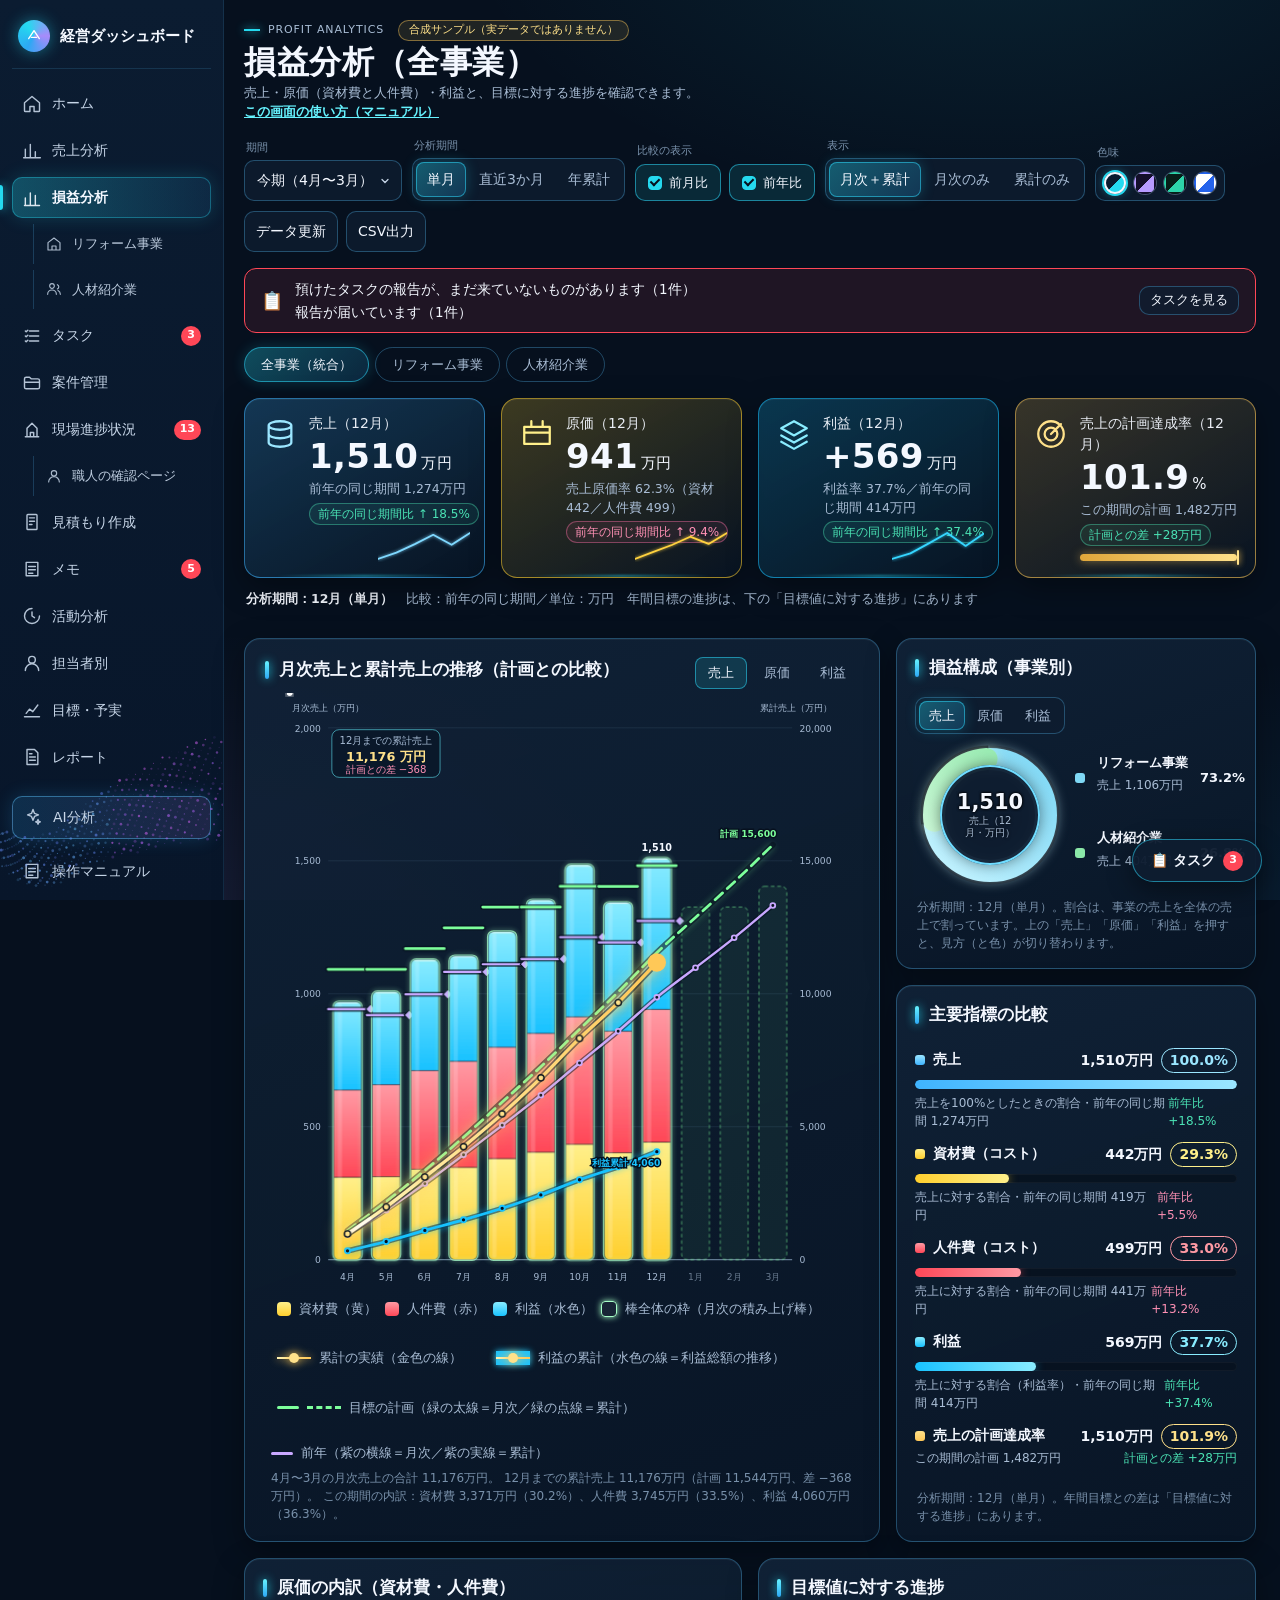
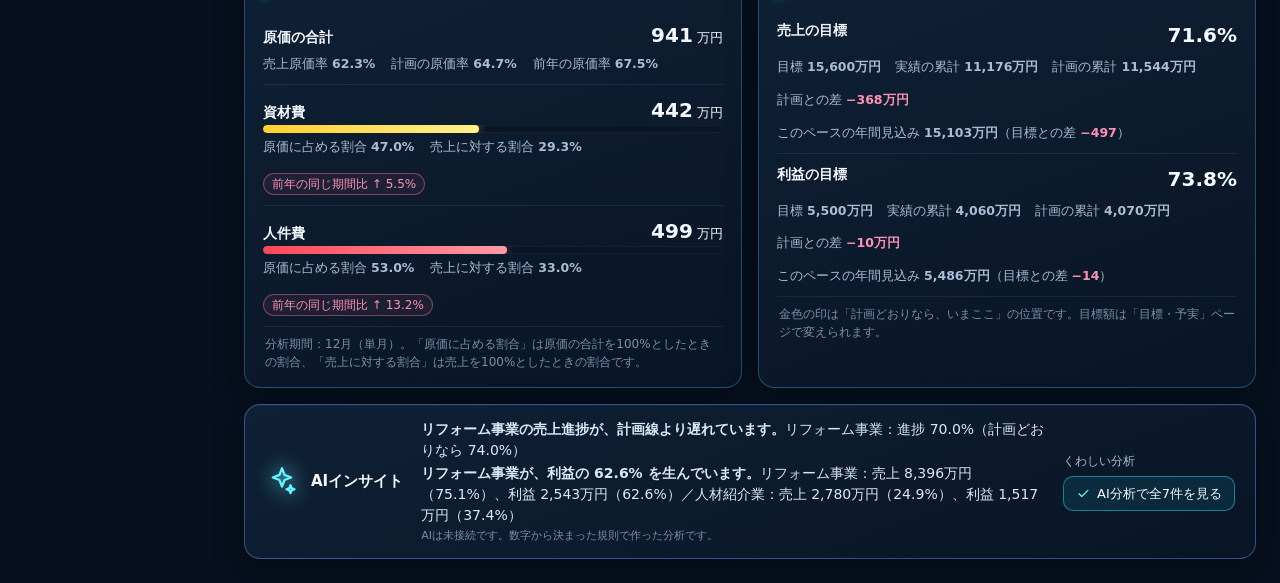
<file: index.html>
<!doctype html>
<html lang="ja">
<head>
<meta charset="utf-8">
<meta name="viewport" content="width=device-width,initial-scale=1">
<title>経営ダッシュボード｜損益分析</title>
<link rel="stylesheet" href="style.css">
</head>
<body>
<a class="skip" href="#main">本文へ移る</a>
<div class="app">
  <nav class="rail" aria-label="メニュー" id="rail"></nav>
  <main id="main" tabindex="-1">
    <header class="head" id="head"></header>
    <div id="taskBanner"></div>
    <div id="err" hidden></div>
    <div id="page"></div>
  </main>
</div>
<div id="dock"></div>
<noscript><p style="padding:24px">このページは JavaScript を使います。ブラウザの設定で JavaScript を有効にしてください。</p></noscript>
<script type="module" src="app.js"></script>
</body>
</html>
</file>
<file: style.css>
:root{
  --background:#06101e;--sidebar:#0a1a2e;--surface:#0e1d30;--surface-elevated:#12243a;
  --accent-rgb:37,217,239;--line-rgb:82,177,232;--panel-rgb:14,29,48;--deep-rgb:7,18,32;--card-a-rgb:18,36,58;--card-b-rgb:9,22,38;
  --rail-top:#0b1c31;--rail-bot:#08162a;--haze1:rgba(37,217,239,.10);--haze2:rgba(167,139,250,.12);--haze3:rgba(45,168,244,.08);
  --border:rgba(82,177,232,.35);--border-glow:rgba(45,212,245,.55);
  --text-primary:#f4f8ff;--text-secondary:#a9bdd5;--text-muted:#7890aa;--ink-nav:#c7d6e8;--ink-soft:#dbe7f5;
  --cyan:#25d9ef;--cyan-light:#66f3ff;--blue:#2da8f4;--emerald:#2dd4bf;
  --pink:#f26a9d;--pink-light:#ff91b5;--gold:#ffc857;--gold-light:#ffe18a;--gold-text:#ffe18a;--violet:#a78bfa;
  --up:#4be3b5;--up-rgb:75,227,181;--down:#ff91b5;--down-rgb:242,106,157;
  --axis:#a9bdd5;--grid:rgba(120,160,200,.14);--zero:rgba(170,200,230,.55);--bubble-bg:rgba(10,24,42,.93);--label:#f4f8ff;--track:rgba(150,170,200,.14);--shadow-rgb:0,0,0;
  --radius-card:16px;--radius-control:10px;
  color-scheme:dark;
}
/* 色味（4種類）：ネイビー（既定）／バイオレット／フォレスト／ライト */
:root[data-theme="violet"]{--background:#0d0a1f;--sidebar:#140f2b;--accent-rgb:183,155,255;--line-rgb:150,120,230;--panel-rgb:28,19,56;--deep-rgb:14,9,32;--card-a-rgb:40,27,78;--card-b-rgb:22,15,46;
  --rail-top:#18113a;--rail-bot:#0e0a25;--haze1:rgba(183,155,255,.14);--haze2:rgba(242,106,157,.10);--haze3:rgba(139,123,255,.10);--border:rgba(150,120,230,.38);--border-glow:rgba(196,168,255,.6);
  --cyan:#b79bff;--cyan-light:#d6c4ff;--blue:#8b7bff;--text-secondary:#bdb3dd;--text-muted:#8a80b0;--ink-nav:#d4cbf0;--ink-soft:#e6e0f7;--axis:#bdb3dd;--grid:rgba(160,140,220,.16);--zero:rgba(200,185,240,.55);--bubble-bg:rgba(20,14,44,.94)}
:root[data-theme="forest"]{--background:#04130f;--sidebar:#071f19;--accent-rgb:45,212,170;--line-rgb:70,190,150;--panel-rgb:8,36,29;--deep-rgb:3,16,13;--card-a-rgb:12,50,41;--card-b-rgb:6,28,23;
  --rail-top:#08261e;--rail-bot:#04120d;--haze1:rgba(45,212,170,.13);--haze2:rgba(255,200,87,.08);--haze3:rgba(120,230,120,.08);--border:rgba(70,190,150,.38);--border-glow:rgba(90,235,190,.55);
  --cyan:#2dd4aa;--cyan-light:#7bf0cf;--blue:#34c0a0;--text-secondary:#a8c9bd;--text-muted:#76988b;--ink-nav:#c5e0d6;--ink-soft:#dcefe8;--axis:#a8c9bd;--grid:rgba(110,190,160,.16);--zero:rgba(170,225,205,.55);--bubble-bg:rgba(6,30,24,.94)}
:root[data-theme="light"]{color-scheme:light;--background:#eef2f9;--sidebar:#ffffff;--accent-rgb:37,99,235;--line-rgb:100,130,185;--panel-rgb:255,255,255;--deep-rgb:222,229,242;--card-a-rgb:255,255,255;--card-b-rgb:244,248,255;
  --rail-top:#ffffff;--rail-bot:#eaf0fa;--haze1:rgba(37,99,235,.07);--haze2:rgba(167,139,250,.07);--haze3:rgba(45,168,244,.05);--border:rgba(90,120,175,.35);--border-glow:rgba(37,99,235,.55);
  --text-primary:#14233b;--text-secondary:#44566f;--text-muted:#6a7b93;--ink-nav:#34475f;--ink-soft:#22344d;
  --cyan:#1f6feb;--cyan-light:#2563eb;--blue:#2563eb;--emerald:#0e9f84;--pink:#d6336c;--pink-light:#c2255c;--gold:#d99200;--gold-light:#b87800;--gold-text:#8a5a00;--violet:#6d4fd8;
  --up:#0e8f63;--up-rgb:14,143,99;--down:#c2255c;--down-rgb:194,37,92;
  --axis:#44566f;--grid:rgba(60,90,140,.15);--zero:rgba(40,70,120,.5);--bubble-bg:rgba(255,255,255,.96);--label:#14233b;--track:rgba(60,90,140,.14);--shadow-rgb:30,55,100}
*{box-sizing:border-box}
html,body{margin:0;height:100%}
body{background:var(--background);color:var(--text-primary);font-family:"Hiragino Sans","Hiragino Kaku Gothic ProN","Noto Sans JP","Yu Gothic",system-ui,sans-serif;font-size:14px;line-height:1.5;
  background-image:radial-gradient(900px 500px at 78% -10%,var(--haze1),transparent 60%),radial-gradient(800px 600px at 15% 110%,var(--haze2),transparent 60%),radial-gradient(700px 400px at 100% 100%,var(--haze3),transparent 60%);
  background-attachment:fixed}
a{color:inherit;text-decoration:none}
.skip{position:absolute;left:8px;top:-80px;z-index:60;background:#fff;color:#06101e;padding:8px 14px;border:2px solid var(--cyan);border-radius:10px;font-weight:700}.skip:focus{top:8px}
:focus-visible{outline:2px solid var(--cyan-light);outline-offset:2px}
.app{display:grid;grid-template-columns:200px 1fr;min-height:100vh}

/* サイドバー（業務画面の作法：今いる画面に印・名前の案内・スマホ幅は下の帯） */
.rail{position:sticky;top:0;height:100vh;background:linear-gradient(180deg,var(--rail-top),var(--rail-bot));border-right:1px solid rgba(var(--line-rgb),.14);padding:18px 12px;display:flex;flex-direction:column;gap:6px;overflow:hidden}
.brand{display:flex;align-items:center;gap:10px;padding:2px 6px 16px;margin-bottom:8px;border-bottom:1px solid rgba(var(--line-rgb),.16);font-weight:700;font-size:15px;white-space:nowrap}
.logo{flex:0 0 32px;height:32px;border-radius:50%;background:conic-gradient(from 210deg,#2da8f4,#25d9ef,#a78bfa,#2da8f4);box-shadow:0 0 16px rgba(var(--accent-rgb),.45);display:grid;place-items:center}
.logo svg{width:16px;height:16px;stroke:#fff;fill:none;stroke-width:2;stroke-linecap:round;stroke-linejoin:round}
.rail a.nav{position:relative;display:flex;align-items:center;gap:12px;padding:10px 12px;border-radius:10px;color:var(--ink-nav);font-size:14px;transition:background .2s,color .2s}
.rail a.nav svg{flex:0 0 20px;width:20px;height:20px;fill:none;stroke:currentColor;stroke-width:1.7;stroke-linecap:round;stroke-linejoin:round;opacity:.9}
.rail a.nav:hover{background:rgba(var(--line-rgb),.08);color:var(--text-primary)}
.rail a.nav[aria-current=page]{color:var(--text-primary);font-weight:700;background:linear-gradient(90deg,rgba(var(--accent-rgb),.28),rgba(45,168,244,.10));box-shadow:inset 0 0 0 1px rgba(var(--accent-rgb),.35),0 0 18px rgba(var(--accent-rgb),.18)}
.rail a.nav[aria-current=page]::before{content:"";position:absolute;left:-12px;top:8px;bottom:8px;width:3px;border-radius:0 3px 3px 0;background:var(--cyan);box-shadow:0 0 10px var(--cyan)}
.rail .sep{height:10px}
.rail a.ai{margin-top:6px;border:1px solid rgba(var(--line-rgb),.5);background:linear-gradient(90deg,rgba(45,168,244,.16),rgba(167,139,250,.14));box-shadow:0 0 18px rgba(45,168,244,.2)}
.rail canvas{position:absolute;left:0;bottom:0;width:100%;height:170px;pointer-events:none;opacity:.9}

/* メイン */
main{padding:20px 24px 24px 20px;min-width:0;display:flex;flex-direction:column;gap:16px}
.head{display:flex;justify-content:space-between;align-items:flex-start;gap:16px;flex-wrap:wrap}
.eyebrow{font-size:11px;letter-spacing:.08em;color:var(--text-secondary);display:flex;align-items:center;gap:8px;margin:0}
.eyebrow::before{content:"";width:16px;height:2px;background:var(--cyan);box-shadow:0 0 8px var(--cyan)}
h1{margin:2px 0 2px;font-size:32px;letter-spacing:.02em;line-height:1.2}
.sub{margin:0;color:var(--text-secondary);font-size:13px}
.controls{display:flex;gap:10px;align-items:flex-end;flex-wrap:nowrap}
.ctl label{display:block;font-size:11px;color:var(--text-muted);margin:0 0 4px 2px}
.sel{appearance:none;background:rgba(var(--panel-rgb),.8) url("data:image/svg+xml,%3Csvg xmlns='http://www.w3.org/2000/svg' width='12' height='12' viewBox='0 0 24 24' fill='none' stroke='%23c7d6e8' stroke-width='2.5' stroke-linecap='round'%3E%3Cpath d='m6 9 6 6 6-6'/%3E%3C/svg%3E") no-repeat right 10px center;border:1px solid var(--border);color:var(--text-primary);border-radius:var(--radius-control);padding:9px 28px 9px 12px;font:inherit;min-width:118px;cursor:pointer}
.seg{display:flex;border:1px solid var(--border);border-radius:var(--radius-control);background:rgba(var(--panel-rgb),.8);padding:3px;gap:2px}
.seg button{font:inherit;color:var(--text-secondary);background:transparent;border:0;border-radius:8px;padding:7px 11px;white-space:nowrap;cursor:pointer;transition:all .2s}
.seg button[aria-pressed=true]{color:var(--text-primary);background:linear-gradient(135deg,rgba(var(--accent-rgb),.35),rgba(45,168,244,.2));box-shadow:inset 0 0 0 1px var(--border-glow),0 0 14px rgba(var(--accent-rgb),.25)}
.tools{display:flex;gap:8px}
.btn{font:inherit;color:var(--text-primary);background:rgba(var(--panel-rgb),.8);border:1px solid var(--border);border-radius:var(--radius-control);padding:9px 11px;cursor:pointer;white-space:nowrap;transition:all .2s}
.btn:hover{border-color:var(--border-glow);box-shadow:0 0 14px rgba(var(--accent-rgb),.2)}

.banner{display:inline-block;background:rgba(255,200,87,.1);border:1px solid rgba(255,200,87,.45);color:var(--gold-text);border-radius:99px;padding:1px 10px;font-size:11px;letter-spacing:0;margin-left:6px}

/* カード共通 */
.card{position:relative;border-radius:var(--radius-card);border:1px solid var(--border);background:linear-gradient(160deg,rgba(var(--card-a-rgb),.85),rgba(var(--card-b-rgb),.9));box-shadow:0 10px 30px rgba(var(--shadow-rgb),.35),inset 0 1px 0 rgba(255,255,255,.05);transition:transform .22s,border-color .22s,box-shadow .22s;overflow:hidden}
.card:hover{transform:translateY(-2px);border-color:var(--border-glow);box-shadow:0 16px 38px rgba(var(--shadow-rgb),.45),0 0 22px rgba(var(--accent-rgb),.12),inset 0 1px 0 rgba(255,255,255,.07)}
.kpis{display:grid;grid-template-columns:repeat(4,1fr);gap:16px}
.kpi{height:122px;padding:14px 18px;display:grid;grid-template-columns:auto 1fr;grid-template-rows:auto 1fr;column-gap:12px}
.kpi.t-cyan{background:linear-gradient(150deg,rgba(var(--accent-rgb),.20),rgba(10,50,60,.55));border-color:rgba(var(--accent-rgb),.5)}
.kpi.t-blue{background:linear-gradient(150deg,rgba(45,168,244,.20),rgba(120,90,220,.22));border-color:rgba(100,150,250,.5)}
.kpi.t-violet{background:linear-gradient(150deg,rgba(167,139,250,.22),rgba(40,40,100,.5));border-color:rgba(167,139,250,.5)}
.kpi::after{content:"";position:absolute;left:12%;right:12%;bottom:0;height:2px;background:linear-gradient(90deg,transparent,var(--cyan),transparent);opacity:.55;filter:blur(1px)}
.kpi .ic{width:34px;height:34px;color:var(--cyan-light);grid-row:1/3;align-self:start;margin-top:4px}
.kpi.t-blue .ic{color:#9fc4ff}.kpi.t-violet .ic{color:#c9b8ff}
.kpi .ic svg{width:100%;height:100%;fill:none;stroke:currentColor;stroke-width:1.6;stroke-linecap:round;stroke-linejoin:round}
.kpi .lab{font-size:14px;color:var(--text-primary);margin:0;opacity:.95}
.kpi .val{font-size:34px;font-weight:700;line-height:1.1;letter-spacing:.01em}
.kpi .val small{font-size:15px;font-weight:500;margin-left:3px}
.kpi .meta{font-size:13px;color:var(--text-secondary);display:flex;gap:10px;align-items:center;white-space:nowrap}
.up{color:var(--up)}.down{color:var(--down)}
.kpi .spark{position:absolute;right:14px;bottom:14px;width:92px;height:36px}
.kpi .bar{height:6px;border-radius:99px;background:rgba(var(--deep-rgb),.8);flex:1;min-width:40px;overflow:hidden;box-shadow:inset 0 0 0 1px rgba(255,255,255,.04)}
.kpi .bar i{display:block;height:100%;border-radius:99px;background:linear-gradient(90deg,var(--blue),var(--cyan-light));box-shadow:0 0 10px var(--cyan)}
.kpi .gauge{position:absolute;right:16px;top:50%;transform:translateY(-50%);width:52px;height:52px}
.kpi .row{display:flex;align-items:baseline;gap:6px;flex-wrap:wrap}

.grid{display:grid;grid-template-columns:minmax(0,1fr) 360px;gap:16px}
.chart{grid-row:1/3;padding:18px 20px 12px;display:flex;flex-direction:column;min-height:528px}
.ttl{margin:0 0 6px;font-size:17px;font-weight:700;display:flex;align-items:center;gap:10px}
.ttl::before{content:"";width:4px;height:18px;border-radius:2px;background:linear-gradient(var(--cyan-light),var(--blue));box-shadow:0 0 10px var(--cyan)}
.svgwrap{position:relative;flex:1;min-height:300px}
.svgwrap svg{position:absolute;inset:0;width:100%;height:100%;display:block}
.legend{display:flex;gap:22px;align-items:center;padding:6px 6px 2px;font-size:13px;color:var(--text-secondary);flex-wrap:wrap}
.legend button{font:inherit;color:inherit;background:none;border:0;cursor:pointer;display:flex;align-items:center;gap:8px;padding:4px 6px;border-radius:8px}
.legend button[aria-pressed=false]{opacity:.4;text-decoration:line-through}
.sw{display:inline-flex;gap:0}.sw i{width:14px;height:14px;display:block}
.sw i:first-child{background:linear-gradient(var(--cyan-light),var(--blue));border-radius:4px 0 0 4px}.sw i:last-child{background:linear-gradient(var(--pink-light),var(--pink));border-radius:0 4px 4px 0}
.dot{display:inline-flex;align-items:center;width:34px;height:14px;position:relative}.dot::before{content:"";height:2px;width:100%;background:var(--gold);box-shadow:0 0 8px var(--gold)}.dot::after{content:"";position:absolute;left:12px;width:10px;height:10px;border-radius:50%;background:var(--gold-light);box-shadow:0 0 10px var(--gold)}
.summary{font-size:12px;color:var(--text-muted);margin:4px 6px 6px}
.tip{position:absolute;pointer-events:none;background:rgba(var(--panel-rgb),.92);border:1px solid var(--border-glow);border-radius:10px;padding:8px 12px;box-shadow:0 10px 26px rgba(0,0,0,.5),0 0 18px rgba(var(--accent-rgb),.18);backdrop-filter:blur(8px);font-size:13px;opacity:0;transform:translateY(4px);transition:opacity .16s,transform .16s;z-index:5;white-space:nowrap}
.tip.on{opacity:1;transform:none}.tip b{display:block;font-size:12px;color:var(--text-secondary);font-weight:500}.tip strong{font-size:18px;color:var(--gold-text)}

.compose{padding:16px 18px}
.donutbox{display:grid;grid-template-columns:150px 1fr;gap:10px;align-items:center;margin-top:6px}
.donut{position:relative;width:150px;height:150px}.donut svg{width:100%;height:100%;overflow:visible}
.donut .c{position:absolute;inset:0;display:grid;place-content:center;text-align:center}
.donut .c strong{font-size:26px;line-height:1.1}.donut .c small{font-size:11px;color:var(--text-secondary)}
.dleg{font-size:13px;display:grid;gap:12px}
.dleg .k{display:flex;align-items:center;gap:7px;color:var(--text-primary)}
.dleg .k i{width:10px;height:10px;border-radius:3px}.dleg span{display:block;color:var(--text-secondary);font-size:12.5px;margin-left:17px}
.compare{padding:16px 18px;display:grid;gap:14px}
.cmp .r{display:flex;justify-content:space-between;align-items:baseline;font-weight:700}
.cmp .r span:last-child{font-size:14px}
.cmp .track{height:8px;border-radius:99px;background:#0a1626;margin:7px 0 5px;overflow:hidden;box-shadow:inset 0 0 0 1px rgba(255,255,255,.04)}
.cmp .track i{display:block;height:100%;border-radius:99px;background:linear-gradient(90deg,var(--blue),var(--cyan-light));box-shadow:0 0 10px rgba(var(--accent-rgb),.6);width:0;transition:width .9s ease-out}
.cmp .f{display:flex;justify-content:space-between;font-size:12px;color:var(--text-secondary)}

.insight{display:grid;grid-template-columns:auto 1fr auto;gap:18px;align-items:center;padding:14px 20px;border-color:rgba(100,150,250,.45)}
.insight .aih{display:flex;align-items:center;gap:12px;font-weight:700;font-size:15px;white-space:nowrap}
.insight .aih svg{width:34px;height:34px;filter:drop-shadow(0 0 10px #66f3ff)}
.insight .txt p{margin:0;font-size:14px;color:var(--ink-soft)}.insight .txt p+p{margin-top:2px}
.acts small{display:block;font-size:12px;color:var(--text-secondary);margin-bottom:6px}
.acts .row{display:flex;gap:10px;flex-wrap:wrap}
.chip{font:inherit;font-size:13px;color:var(--text-primary);background:rgba(var(--accent-rgb),.10);border:1px solid rgba(var(--accent-rgb),.5);border-radius:10px;padding:7px 12px;cursor:pointer;display:flex;gap:6px;align-items:center;transition:all .2s}
.chip:hover{background:rgba(var(--accent-rgb),.2);box-shadow:0 0 14px rgba(var(--accent-rgb),.3)}
.chip svg{width:15px;height:15px;fill:none;stroke:var(--cyan-light);stroke-width:2;stroke-linecap:round;stroke-linejoin:round}
.guide{background:rgba(var(--down-rgb),.1);border:1px solid rgba(var(--down-rgb),.5);border-left:4px solid var(--pink);border-radius:12px;padding:12px 16px}
.guide p{margin:4px 0}

/* 動き */
.bar-rect{transform-origin:center;animation:grow .85s ease-out both}
@keyframes grow{from{transform:scaleY(0)}to{transform:scaleY(1)}}
.line-draw{stroke-dasharray:var(--len);stroke-dashoffset:var(--len);animation:draw 1.3s ease-out .5s forwards}
@keyframes draw{to{stroke-dashoffset:0}}
.pt{opacity:0;animation:fade .4s ease-out forwards}
@keyframes fade{to{opacity:1}}
.pulse{animation:pulse 3s ease-in-out infinite}
@keyframes pulse{0%,100%{opacity:.35;r:10}50%{opacity:.8;r:15}}
.trail{animation:trail 6s linear infinite}
@keyframes trail{from{stroke-dashoffset:0}to{stroke-dashoffset:-1000}}
@media (prefers-reduced-motion:reduce){*{animation:none!important;transition:none!important}.line-draw{stroke-dashoffset:0!important}.pt{opacity:1!important}.cmp .track i{transition:none!important}}

/* タブレット */
@media (max-width:1500px){.controls{flex-wrap:wrap}.head{align-items:flex-start}}
@media (max-width:1200px){.app{grid-template-columns:72px 1fr}.rail .nm,.brand span.t{display:none}.rail a.nav{justify-content:center;padding:11px 0}.brand{justify-content:center;padding-inline:0}
 .rail a.nav .tipn{display:block}.kpis{grid-template-columns:repeat(2,1fr)}.grid{grid-template-columns:1fr}.chart{grid-row:auto}
 .insight{grid-template-columns:1fr}}
.tipn{display:none;position:absolute;left:64px;top:50%;transform:translateY(-50%);background:#0b1c31;border:1px solid var(--border-glow);padding:4px 10px;border-radius:8px;font-size:12px;white-space:nowrap;opacity:0;pointer-events:none;transition:opacity .15s;z-index:20}
.rail a.nav:hover .tipn,.rail a.nav:focus-visible .tipn{opacity:1}
/* スマホ：業務画面と同じく下の帯へ */
@media (max-width:760px){.app{grid-template-columns:1fr}
 .rail{position:fixed;z-index:30;left:0;right:0;bottom:0;top:auto;height:auto;flex-direction:row;overflow-x:auto;padding:6px 8px;border-right:0;border-top:1px solid var(--border);gap:2px}
 .rail .brand,.rail .sep,.rail canvas{display:none}
 .rail a.nav{flex:0 0 auto;flex-direction:column;gap:2px;padding:6px 12px;font-size:11px}.rail a.nav .nm{display:block}.rail a.nav[aria-current=page]::before{display:none}.tipn{display:none!important}
 main{padding:14px 14px 84px}h1{font-size:24px}.kpis{grid-template-columns:1fr 1fr}.kpi{height:auto;min-height:112px}.kpi .val{font-size:26px}.kpi .spark,.kpi .gauge{display:none}
 .kpi{display:flex;flex-direction:column;gap:4px;padding:12px 14px}.kpi .ic{width:22px;height:22px;margin:0;position:absolute;right:12px;top:12px}.kpi .lab{font-size:12px;padding-right:28px}.kpi .row{flex-wrap:nowrap}.kpi .val small{font-size:12px}.kpi .meta{font-size:12px;flex-wrap:wrap;white-space:normal}.eyebrow{flex-wrap:wrap}.banner{margin-left:0}.seg button{white-space:nowrap;font-size:13px}.tools{width:100%}.tools .btn{flex:1}
 .controls{width:100%}.sel{min-width:0;width:100%}.ctl{flex:1 1 140px}.seg{width:100%}.seg button{flex:1;padding:7px 6px}
 .donutbox{grid-template-columns:1fr;justify-items:center}.chart{min-height:420px}.svgwrap{min-height:280px}}

/* ===== ここから：複数ページ版の追加 ===== */
.rail a.nav.sub{padding-left:34px;font-size:13px;opacity:.95}
.rail a.nav.sub svg{width:16px;height:16px;flex-basis:16px}
.rail a.nav.sub::after{content:"";position:absolute;left:21px;top:0;bottom:0;width:1px;background:rgba(var(--line-rgb),.25)}
.page-tabs{display:flex;gap:6px;flex-wrap:wrap;margin:-4px 0 0}
.page-tabs a{padding:7px 16px;border-radius:99px;border:1px solid var(--border);color:var(--text-secondary);font-size:13px;transition:all .2s}
.page-tabs a:hover{border-color:var(--border-glow);color:var(--text-primary)}
.page-tabs a[aria-current=page]{color:var(--text-primary);background:linear-gradient(135deg,rgba(var(--accent-rgb),.3),rgba(45,168,244,.15));border-color:var(--border-glow);box-shadow:0 0 14px rgba(var(--accent-rgb),.2)}
.chips{display:flex;gap:8px;align-items:flex-end}
.chip-toggle{font:inherit;font-size:13px;color:var(--text-secondary);background:rgba(var(--panel-rgb),.8);border:1px solid var(--border);border-radius:var(--radius-control);padding:8px 12px;cursor:pointer;display:flex;align-items:center;gap:7px;white-space:nowrap;transition:all .2s}
.chip-toggle .box{width:14px;height:14px;border-radius:4px;border:1.5px solid var(--text-muted);display:grid;place-items:center}
.chip-toggle[aria-pressed=true]{color:var(--text-primary);border-color:var(--border-glow);background:rgba(var(--accent-rgb),.12)}
.chip-toggle[aria-pressed=true] .box{background:var(--cyan);border-color:var(--cyan)}
.chip-toggle[aria-pressed=true] .box::after{content:"";width:4px;height:7px;border:solid #06101e;border-width:0 2px 2px 0;transform:rotate(45deg) translate(-1px,-1px)}
.tag{display:inline-flex;align-items:center;gap:4px;font-size:12px;padding:1px 8px;border-radius:99px;border:1px solid rgba(255,255,255,.12);white-space:nowrap}
.tag.up{color:var(--up);border-color:rgba(var(--up-rgb),.4);background:rgba(var(--up-rgb),.08)}
.tag.down{color:var(--down);border-color:rgba(var(--down-rgb),.45);background:rgba(var(--down-rgb),.08)}
.tag.flat{color:var(--text-secondary)}
.tags{display:flex;gap:6px;flex-wrap:wrap;align-items:center}
.kpis.k5{grid-template-columns:repeat(4,1fr)}
.kpi{height:auto;min-height:132px;padding:14px 18px 16px;grid-template-rows:auto auto;row-gap:2px}
.kpi .body{grid-column:2;display:flex;flex-direction:column;gap:4px;min-width:0}
.kpi .sub{font-size:12.5px;color:var(--text-secondary);margin:0}
.kpi .pbar{position:relative;height:7px;border-radius:99px;background:rgba(var(--deep-rgb),.85);margin-top:4px;box-shadow:inset 0 0 0 1px rgba(255,255,255,.05)}
.kpi .pbar i{position:absolute;left:0;top:0;bottom:0;border-radius:99px;background:linear-gradient(90deg,var(--blue),var(--cyan-light));box-shadow:0 0 10px var(--cyan)}
.kpi .pbar b{position:absolute;top:-4px;bottom:-4px;width:2px;background:var(--gold-light);box-shadow:0 0 6px var(--gold);border-radius:2px}
a.kpi-link{display:block;color:inherit}
.grid2{display:grid;grid-template-columns:minmax(0,1fr) minmax(0,1fr);gap:16px}
.grid3{display:grid;grid-template-columns:repeat(3,minmax(0,1fr));gap:16px}
.panel{padding:16px 18px}
.panel .ttl{margin-bottom:10px}
.seg.small button{padding:5px 10px;font-size:13px}
.ctl-row{display:flex;justify-content:space-between;align-items:center;gap:10px;flex-wrap:wrap;margin-bottom:4px}
.metric-tabs{display:flex;gap:4px}
.metric-tabs button{font:inherit;font-size:13px;color:var(--text-secondary);background:transparent;border:1px solid transparent;border-radius:8px;padding:5px 12px;cursor:pointer}
.metric-tabs button[aria-pressed=true]{color:var(--text-primary);border-color:var(--border-glow);background:rgba(var(--accent-rgb),.14)}
table.tbl{width:100%;border-collapse:collapse;font-size:13.5px}
.tbl th,.tbl td{padding:8px 10px;text-align:right;border-bottom:1px solid rgba(var(--line-rgb),.14);white-space:nowrap}
.tbl th:first-child,.tbl td:first-child{text-align:left}
.tbl th{font-weight:600;color:var(--text-secondary);font-size:12.5px;background:rgba(var(--panel-rgb),.6);position:sticky;top:0}
.tbl tr.total td{font-weight:700;border-top:1px solid var(--border);background:rgba(var(--accent-rgb),.05)}
.tbl tr.future td{color:var(--text-muted)}
.tbl button.sort{font:inherit;color:inherit;background:none;border:0;cursor:pointer;font-weight:600}
.tbl button.sort[aria-pressed=true]{color:var(--cyan-light)}
.tablewrap{overflow-x:auto;border-radius:10px}
.up{color:var(--up)}.down{color:var(--down)}
.bar-h{height:8px;border-radius:99px;background:#0a1626;overflow:hidden;box-shadow:inset 0 0 0 1px rgba(255,255,255,.04);min-width:60px}
.bar-h i{display:block;height:100%;border-radius:99px;background:linear-gradient(90deg,var(--blue),var(--cyan-light));box-shadow:0 0 10px rgba(var(--accent-rgb),.5)}
.bar-h.gold i{background:linear-gradient(90deg,#e0a63a,var(--gold-light));box-shadow:0 0 10px rgba(255,200,87,.5)}
.bar-h.pink i{background:linear-gradient(90deg,#d94f86,var(--pink-light));box-shadow:0 0 10px rgba(var(--down-rgb),.5)}
.bar-h.violet i{background:linear-gradient(90deg,#7a5fe0,var(--violet))}
.row-item{display:grid;grid-template-columns:110px 1fr auto;gap:12px;align-items:center;padding:7px 0}
.row-item .nm{font-weight:600}
.row-item .vl{font-weight:700;text-align:right;white-space:nowrap}
.row-item .sub2{font-size:12px;color:var(--text-secondary)}
.cost-item{padding:10px 0;border-bottom:1px solid rgba(var(--line-rgb),.12)}
.cost-item:last-child{border-bottom:0}
.cost-item .top{display:flex;justify-content:space-between;align-items:baseline;gap:8px;font-weight:700}
.cost-item .top .amt{font-size:20px}
.cost-item .meta{display:flex;gap:16px;flex-wrap:wrap;font-size:12.5px;color:var(--text-secondary);margin-top:5px}
.goal-line{display:grid;grid-template-columns:1fr auto;gap:4px 16px;padding:10px 0;border-bottom:1px solid rgba(var(--line-rgb),.12)}
.goal-line:last-child{border-bottom:0}
.goal-line .big{font-size:20px;font-weight:700;text-align:right}
.goal-line .lbl{font-weight:700}
.goal-line .mt{grid-column:1/-1;display:flex;gap:14px;flex-wrap:wrap;font-size:12.5px;color:var(--text-secondary)}
.funnel{display:grid;gap:8px}
.fn{display:grid;grid-template-columns:96px 1fr 120px;gap:10px;align-items:center}
.fn .bar-h{height:22px;border-radius:6px}
.fn .bar-h i{border-radius:6px}
.fn .c{text-align:right;font-weight:700}
.fn .c small{display:block;font-weight:400;color:var(--text-secondary);font-size:11.5px}
.note{font-size:12px;color:var(--text-muted);margin:8px 2px 0}
.field{display:grid;gap:4px;font-size:13px}
.field label{color:var(--text-secondary);font-size:12px}
.field input{font:inherit;color:var(--text-primary);background:rgba(var(--deep-rgb),.85);border:1px solid var(--border);border-radius:var(--radius-control);padding:8px 10px;width:100%}
.field input[aria-invalid=true]{border-color:var(--pink)}
.form-grid{display:grid;grid-template-columns:repeat(4,minmax(0,1fr));gap:12px;align-items:end}
.msg{margin-top:8px;font-size:13px}
.msg.err{color:var(--down)}.msg.ok{color:var(--up)}
.finding{display:grid;grid-template-columns:auto 1fr;gap:12px;padding:12px 0;border-bottom:1px solid rgba(var(--line-rgb),.12)}
.finding:last-child{border-bottom:0}
.finding .lv{align-self:start;font-size:12px;font-weight:700;padding:2px 10px;border-radius:99px;white-space:nowrap}
.finding .lv.warn{color:var(--down);background:rgba(var(--down-rgb),.12);border:1px solid rgba(var(--down-rgb),.5)}
.finding .lv.good{color:var(--up);background:rgba(var(--up-rgb),.1);border:1px solid rgba(var(--up-rgb),.45)}
.finding .lv.info{color:var(--cyan-light);background:rgba(var(--accent-rgb),.1);border:1px solid rgba(var(--accent-rgb),.45)}
.finding h3{margin:0 0 2px;font-size:15px}
.finding p{margin:0;font-size:13.5px;color:var(--ink-soft)}
.finding .act{margin-top:6px;font-size:13px;color:var(--cyan-light)}
.biz-card{padding:16px 18px;display:grid;gap:8px}
.biz-card h3{margin:0;font-size:16px}
.biz-card .big{font-size:28px;font-weight:700}
.quick{display:grid;grid-template-columns:repeat(4,minmax(0,1fr));gap:12px}
.quick a{display:flex;gap:10px;align-items:center;padding:14px 16px;border:1px solid var(--border);border-radius:12px;background:rgba(var(--panel-rgb),.6);transition:all .2s}
.quick a:hover{border-color:var(--border-glow);box-shadow:0 0 16px rgba(var(--accent-rgb),.18);transform:translateY(-1px)}
.quick svg{width:20px;height:20px;stroke:var(--cyan-light);fill:none;stroke-width:1.7;stroke-linecap:round;stroke-linejoin:round}
.report-sheet{padding:22px 26px}
.report-sheet h2{margin:0 0 4px;font-size:22px}
.report-sheet h3{margin:18px 0 8px;font-size:15px;color:var(--cyan-light)}
.status{font-size:12px;color:var(--text-muted);align-self:center}
.empty{padding:24px;text-align:center;color:var(--text-secondary)}
@media (max-width:1500px){.form-grid{grid-template-columns:repeat(2,minmax(0,1fr))}}
@media (max-width:1200px){.grid2,.grid3{grid-template-columns:1fr}.quick{grid-template-columns:repeat(2,minmax(0,1fr))}.rail a.nav.sub{padding-left:0}.rail a.nav.sub::after{display:none}.rail a.nav.sub svg{width:20px;height:20px}}
@media (max-width:760px){.rail a.nav.sub{padding:6px 12px}.fn{grid-template-columns:70px 1fr 90px}.row-item{grid-template-columns:80px 1fr auto}.kpis.k5{grid-template-columns:1fr 1fr}.quick{grid-template-columns:1fr 1fr}.form-grid{grid-template-columns:1fr 1fr}.chips{width:100%;flex-wrap:wrap}.tbl th,.tbl td{padding:7px 8px}}
@media print{.rail,.controls,.page-tabs,.skip,.tools,.no-print{display:none!important}.app{display:block}body{background:#fff;color:#000}.card{box-shadow:none;border:1px solid #999;background:#fff;color:#000}.report-sheet h3{color:#000}.tbl th{background:#eee;color:#000;position:static}.up,.down{color:#000}}
.dotted{display:inline-block;width:34px;height:0;border-top:2.5px dashed #25d9ef}
.dotted.v{border-top:2px dashed #c9b8ff}
.sr-only{position:absolute;left:-9999px}
.print-only{display:none}
@media print{.print-only{display:block!important}}
.kpi .body{grid-row:1/3}
#page{display:flex;flex-direction:column;gap:16px}
#page>.grid,#page>.grid2,#page>.kpis{margin:0}
a.kpi-link{display:grid}
a.card{color:inherit}

/* ===== 色分け（意味ごとに固定：売上＝青、資材＝琥珀、人件費＝ピンク、利益＝ティール、目標＝金） ===== */
:root{--c-sales:#3fb4ff;--c-sales2:#9be6ff;--c-mat:#ffcf2e;--c-mat2:#fff08a;--c-lab:#ff4757;--c-lab2:#ff9aa4;--c-prof:#18c2ff;--c-prof2:#89ecff;--c-goal:#ffc857;--c-goal2:#ffe18a;--c-plan:#7dff9b;--c-prev:#c9a8ff;--c-frame:#a8ffc8}
:root[data-theme="light"]{--c-sales:#0b84d6;--c-sales2:#4db8ff;--c-mat:#d99a00;--c-mat2:#f2b822;--c-lab:#d62839;--c-lab2:#ef5a68;--c-prof:#0a8fcf;--c-prof2:#35b6f0;--c-goal:#d99200;--c-goal2:#f0b429;--c-plan:#1a9d4a;--c-prev:#7c4dff;--c-frame:#2fbf71}
.kpi.t-sky{background:linear-gradient(150deg,rgba(63,180,255,.24),rgba(var(--card-b-rgb),.55));border-color:rgba(63,180,255,.55)}
.kpi.t-amber{background:linear-gradient(150deg,rgba(255,207,46,.22),rgba(var(--card-b-rgb),.55));border-color:rgba(255,207,46,.55)}
.kpi.t-gold{background:linear-gradient(150deg,rgba(255,200,87,.20),rgba(var(--card-b-rgb),.55));border-color:rgba(255,200,87,.55)}
.kpi.t-teal{background:linear-gradient(150deg,rgba(24,194,255,.22),rgba(var(--card-b-rgb),.55));border-color:rgba(24,194,255,.55)}
.kpi.t-sky .ic{color:var(--c-sales2)}.kpi.t-amber .ic{color:var(--c-mat2)}.kpi.t-gold .ic{color:var(--c-goal2)}.kpi.t-teal .ic{color:var(--c-prof2)}
:root[data-theme="light"] .kpi.t-sky .ic,:root[data-theme="light"] .kpi.t-amber .ic,:root[data-theme="light"] .kpi.t-gold .ic,:root[data-theme="light"] .kpi.t-teal .ic{color:var(--text-primary)}
.kpi.t-gold .pbar i{background:linear-gradient(90deg,#e0a63a,var(--c-goal2));box-shadow:0 0 10px rgba(255,200,87,.5)}
.bar-h.sky i,.pbar.sky i{background:linear-gradient(90deg,var(--c-sales),var(--c-sales2));box-shadow:0 0 10px rgba(63,180,255,.55)}
.bar-h.amber i{background:linear-gradient(90deg,var(--c-mat),var(--c-mat2));box-shadow:0 0 10px rgba(255,207,46,.5)}
.bar-h.pink i{background:linear-gradient(90deg,var(--c-lab),var(--c-lab2));box-shadow:0 0 10px rgba(255,71,87,.55)}
.bar-h.teal i{background:linear-gradient(90deg,var(--c-prof),var(--c-prof2));box-shadow:0 0 10px rgba(24,194,255,.5)}
.bar-h.gold i,.pbar.gold i{background:linear-gradient(90deg,#e0a63a,var(--c-goal2));box-shadow:0 0 10px rgba(255,200,87,.5)}
.bar-h.violet i{background:linear-gradient(90deg,#7a5fe0,var(--c-prev))}
.cmp .track{height:9px;background:rgba(var(--deep-rgb),.9)}
.cmp .track i.sky{background:linear-gradient(90deg,var(--c-sales),var(--c-sales2));box-shadow:0 0 10px rgba(63,180,255,.55)}
.cmp .track i.amber{background:linear-gradient(90deg,var(--c-mat),var(--c-mat2));box-shadow:0 0 10px rgba(255,207,46,.5)}
.cmp .track i.pink{background:linear-gradient(90deg,var(--c-lab),var(--c-lab2));box-shadow:0 0 10px rgba(255,71,87,.55)}
.cmp .track i.teal{background:linear-gradient(90deg,var(--c-prof),var(--c-prof2));box-shadow:0 0 10px rgba(24,194,255,.5)}
.cmp .r .nmc{display:flex;align-items:center;gap:8px}
.cmp .r .sq{width:10px;height:10px;border-radius:3px;display:inline-block}
.cmp .r .val{display:flex;align-items:baseline;gap:8px}
.pc{font-size:12.5px;font-weight:700;padding:1px 8px;border-radius:99px;border:1px solid currentColor;white-space:nowrap}
.pc.sky{color:var(--c-sales2)}.pc.amber{color:var(--c-mat2)}.pc.pink{color:var(--c-lab2)}.pc.teal{color:var(--c-prof2)}.pc.gold{color:var(--c-goal2)}
:root[data-theme="light"] .pc.sky{color:var(--c-sales)}:root[data-theme="light"] .pc.amber{color:var(--c-mat)}:root[data-theme="light"] .pc.pink{color:var(--c-lab)}:root[data-theme="light"] .pc.teal{color:var(--c-prof)}:root[data-theme="light"] .pc.gold{color:var(--c-goal)}
/* 凡例の見本 */
.sq-sw{display:inline-block;width:14px;height:14px;border-radius:4px}
.sq-sw.mat{background:linear-gradient(var(--c-mat2),var(--c-mat))}.sq-sw.lab{background:linear-gradient(var(--c-lab2),var(--c-lab))}.sq-sw.prof{background:linear-gradient(var(--c-prof2),var(--c-prof))}.sq-sw.sales{background:linear-gradient(var(--c-sales2),var(--c-sales))}
.legend .dotted{border-top:3px dashed var(--c-plan)}
.legend .dotted.v{border-top:3px solid var(--c-prev)}
.legend .tick{display:inline-block;width:22px;height:0;border-top:3px solid var(--c-plan);border-radius:2px}
.legend .tick.v{border-top-color:var(--c-prev)}
.legend .dot::before{background:linear-gradient(90deg,#fff2b0,var(--gold))}
:root[data-theme="light"] .legend .dot::before{background:var(--gold)}
/* 累計の線のもや・動き */
@keyframes breathe{0%,100%{opacity:.14}50%{opacity:.36}}
@keyframes breathe2{0%,100%{opacity:.30}50%{opacity:.55}}
.haze{animation:breathe 4s ease-in-out infinite}
.haze2{animation:breathe2 3s ease-in-out infinite}
@media (prefers-reduced-motion:reduce){.haze,.haze2{animation:none!important}}
/* 色味の切り替え */
.theme-switch{display:flex;gap:8px;align-items:center;padding:6px 8px;border:1px solid var(--border);border-radius:var(--radius-control);background:rgba(var(--panel-rgb),.8)}
.theme-switch button{width:22px;height:22px;border-radius:50%;border:2px solid transparent;cursor:pointer;padding:0;box-shadow:0 0 0 1px rgba(128,150,180,.45)}
.theme-switch button[aria-pressed=true]{border-color:var(--text-primary);box-shadow:0 0 0 2px var(--cyan),0 0 10px rgba(var(--accent-rgb),.5)}
.theme-switch button[data-theme=navy]{background:linear-gradient(135deg,#0a1a2e 50%,#25d9ef 50%)}
.theme-switch button[data-theme=violet]{background:linear-gradient(135deg,#140f2b 50%,#b79bff 50%)}
.theme-switch button[data-theme=forest]{background:linear-gradient(135deg,#071f19 50%,#2dd4aa 50%)}
.theme-switch button[data-theme=light]{background:linear-gradient(135deg,#ffffff 50%,#2563eb 50%)}
:root[data-theme="light"] .rail canvas{opacity:.35}
:root[data-theme="light"] .card{box-shadow:0 6px 22px rgba(var(--shadow-rgb),.12),inset 0 1px 0 rgba(255,255,255,.7)}
:root[data-theme="light"] .logo svg{stroke:#fff}
:root[data-theme="light"] .seg button[aria-pressed=true],:root[data-theme="light"] .page-tabs a[aria-current=page],:root[data-theme="light"] .metric-tabs button[aria-pressed=true]{color:#fff;background:var(--cyan)}
:root[data-theme="light"] .rail a.nav[aria-current=page]{color:var(--cyan-light);background:rgba(37,99,235,.12);box-shadow:inset 0 0 0 1px rgba(37,99,235,.35)}
:root[data-theme="light"] .tag.flat,:root[data-theme="light"] .tag{border-color:rgba(60,90,140,.3)}
:root[data-theme="light"] .tip{box-shadow:0 8px 22px rgba(var(--shadow-rgb),.25)}

@media (max-width:760px){.svgwrap{min-height:340px}.legend{gap:8px 14px;font-size:12px}}

/* ===== 案件管理・現場進捗・見積 ===== */
.pill{display:inline-block;font-size:12px;font-weight:700;padding:1px 9px;border-radius:99px;border:1px solid currentColor;white-space:nowrap}
.pill.amber{color:var(--c-mat2)}.pill.sky{color:var(--c-sales2)}.pill.violet{color:var(--c-prev)}.pill.teal{color:var(--c-prof2)}.pill.green{color:var(--up)}.pill.gray{color:var(--text-muted)}.pill.none{color:var(--text-muted);border-style:dashed}
:root[data-theme="light"] .pill.amber{color:var(--c-mat)}:root[data-theme="light"] .pill.sky{color:var(--c-sales)}:root[data-theme="light"] .pill.teal{color:var(--c-prof)}
.stackbar{display:flex;height:18px;border-radius:99px;overflow:hidden;background:rgba(var(--deep-rgb),.9);box-shadow:inset 0 0 0 1px rgba(255,255,255,.05);margin:6px 0 10px}
.stackbar i{display:block;height:100%;min-width:0}
.st-amber{background:linear-gradient(var(--c-mat2),var(--c-mat))}.st-sky{background:linear-gradient(var(--c-sales2),var(--c-sales))}.st-violet{background:linear-gradient(#d9c8ff,#7a5fe0)}.st-teal{background:linear-gradient(var(--c-prof2),var(--c-prof))}.st-green{background:linear-gradient(#9af2c4,#1faa6b)}.st-gray{background:linear-gradient(#aab4c4,#6c7a90)}.st-none{background:#556}
.stack-legend{display:flex;flex-wrap:wrap;gap:6px 18px;font-size:13px;color:var(--text-secondary)}
.filter-bar{display:flex;flex-wrap:wrap;gap:10px;align-items:flex-end;margin-bottom:10px}
.filter-bar .sel{min-width:120px}
.cell-in,.cell-sel{font:inherit;color:var(--text-primary);background:rgba(var(--deep-rgb),.85);border:1px solid var(--border);border-radius:8px;padding:5px 8px;width:118px}
.cell-in.wide{width:100%;min-width:180px}.cell-in.short{width:64px}.cell-sel{width:auto}
.cell-in[aria-invalid=true]{border-color:var(--down)}
.tbl.cases td{vertical-align:middle}.note-cell{max-width:160px;white-space:normal!important;text-align:left!important;color:var(--text-secondary);font-size:12.5px}
.mini-link{color:var(--cyan-light);font-size:12.5px}.mini-link:hover{text-decoration:underline}
.memo{margin:6px 0 0;padding-left:1.2em;display:grid;gap:8px;font-size:13.5px;color:var(--ink-soft)}
details>summary{list-style:none}details>summary::-webkit-details-marker{display:none}
details>summary::before{content:"＋";margin-right:8px;color:var(--cyan-light)}details[open]>summary::before{content:"−"}
.btn.small{padding:4px 10px;font-size:12.5px}
.sub2{margin:4px 0 8px;font-size:12.5px;color:var(--text-secondary)}
.site-card{padding:16px 18px;display:grid;gap:10px;align-content:start}
.stages{display:flex;gap:4px;list-style:none;margin:2px 0;padding:0;overflow-x:auto}
.stages li{flex:1 0 auto;display:flex;align-items:center;gap:6px;padding:6px 10px;border-radius:99px;border:1px solid var(--border);font-size:12px;color:var(--text-muted);white-space:nowrap}
.stages li .no{width:18px;height:18px;border-radius:50%;display:grid;place-items:center;font-size:11px;background:rgba(var(--line-rgb),.18)}
.stages li.done{color:var(--c-prof2);border-color:rgba(24,194,255,.45)}.stages li.done .no{background:var(--c-prof);color:#06101e}
.stages li.now{color:var(--text-primary);border-color:var(--c-goal);background:rgba(255,200,87,.14);font-weight:700}.stages li.now .no{background:var(--c-goal);color:#06101e}
.stage-note{font-size:12.5px;color:var(--text-secondary);background:rgba(var(--deep-rgb),.5);border-radius:10px;padding:8px 10px}
.pbar-wrap{display:grid;gap:6px}.r2{display:flex;justify-content:space-between;gap:12px;font-size:12.5px;color:var(--text-secondary);flex-wrap:wrap}
.pbar-wrap .pbar{position:relative;height:9px;border-radius:99px;background:rgba(var(--deep-rgb),.9);box-shadow:inset 0 0 0 1px rgba(255,255,255,.05)}
.pbar-wrap .pbar i{position:absolute;left:0;top:0;bottom:0;border-radius:99px;background:linear-gradient(90deg,#e0a63a,var(--c-goal2));box-shadow:0 0 10px rgba(255,200,87,.5)}
.pbar-wrap .pbar b{position:absolute;top:-4px;bottom:-4px;width:2px;background:var(--text-primary);border-radius:2px}
.gantt{overflow-x:auto;border:1px solid rgba(var(--line-rgb),.2);border-radius:12px;background:rgba(var(--deep-rgb),.35)}
.g-inner{min-width:760px;padding:6px 0}
.g-row{display:grid;grid-template-columns:230px 1fr;align-items:center;min-height:42px;border-bottom:1px solid rgba(var(--line-rgb),.1)}
.g-row:last-child{border-bottom:0}.g-head{min-height:30px;font-size:12px;color:var(--text-secondary)}
.g-label{padding:4px 12px;display:grid;gap:1px;font-size:13px}.g-label small{color:var(--text-muted);font-size:11.5px}
.g-line{position:relative;height:100%;min-height:42px}
.g-tick{position:absolute;top:6px;transform:translateX(-50%);font-size:11px;color:var(--text-muted)}
.g-grid{position:absolute;top:0;bottom:0;width:1px;background:rgba(var(--line-rgb),.14)}
.g-today{position:absolute;top:0;bottom:0;width:2px;background:var(--c-plan);box-shadow:0 0 8px var(--c-plan);z-index:2}
.g-bar{position:absolute;top:9px;height:24px;border-radius:7px;border:2px solid;background:rgba(var(--deep-rgb),.7);overflow:hidden;z-index:1}
.g-bar i{position:absolute;left:0;top:0;bottom:0;opacity:.85}
.g-bar span{position:relative;z-index:1;font-size:11px;font-weight:700;padding-left:6px;line-height:20px;color:var(--text-primary);text-shadow:0 0 3px #000}
.g-bar.ok{border-color:var(--c-prof)}.g-bar.ok i{background:linear-gradient(var(--c-prof2),var(--c-prof))}
.g-bar.go{border-color:var(--c-sales)}.g-bar.go i{background:linear-gradient(var(--c-sales2),var(--c-sales))}
.g-bar.warn{border-color:var(--c-mat)}.g-bar.warn i{background:linear-gradient(var(--c-mat2),var(--c-mat))}
.g-bar.late{border-color:var(--c-lab)}.g-bar.late i{background:linear-gradient(var(--c-lab2),var(--c-lab))}
.g-bar.wait{border-color:var(--text-muted)}.g-bar.wait i{background:rgba(150,160,180,.4)}
.est-grid{grid-template-columns:minmax(0,1.15fr) minmax(0,1fr);align-items:start}
.est-t td,.est-t th{padding:5px 6px}.num{text-align:right!important}
.sum{display:grid;gap:4px;margin:12px 0 0;max-width:420px;margin-left:auto}.sum>div{display:flex;justify-content:space-between;gap:16px;padding:3px 0;border-bottom:1px dashed rgba(var(--line-rgb),.2)}
.sum dt{color:var(--text-secondary)}.sum dd{margin:0;font-weight:700}.sum .grand{font-size:18px;border-bottom:2px solid var(--border-glow)}.sum .grand dd{color:var(--cyan-light)}
.sum .internal dt,.sum .internal dd{color:var(--c-mat2)}
.preview-card{position:sticky;top:12px}
.paper{background:#fff;color:#1a2433;border-radius:6px;padding:26px 28px;box-shadow:0 8px 26px rgba(0,0,0,.35);font-size:13px}
.paper h2{text-align:center;letter-spacing:.4em;margin:0 0 14px;font-size:22px;color:#14233b}
.paper .to{font-size:16px;font-weight:700;border-bottom:1px solid #14233b;display:inline-block;padding:0 12px 2px 0;margin:0}.paper .meta{margin:8px 0;color:#44566f;line-height:1.7}
.paper .total-box{display:flex;justify-content:space-between;align-items:baseline;border:2px solid #14233b;padding:8px 14px;margin:10px 0 14px}.paper .total-box b{font-size:22px}
.paper-t th{background:#eaf0fa;color:#14233b;position:static}.paper-t td,.paper-t th{border-bottom:1px solid #c9d3e3;color:#1a2433;padding:5px 8px}.paper-t tr.sub td{background:#f6f8fc;font-weight:600}.paper-t tr.grand td{font-size:15px;background:#e6edf9}
.paper .remark{margin:12px 0 4px;color:#44566f}.paper .issuer{margin:18px 0 0;text-align:right;color:#44566f}
.toast{position:fixed;left:50%;bottom:90px;transform:translate(-50%,10px);background:rgba(var(--panel-rgb),.97);color:var(--text-primary);border:1px solid var(--border-glow);padding:9px 16px;border-radius:12px;opacity:0;pointer-events:none;transition:all .25s;z-index:80;box-shadow:0 8px 26px rgba(var(--shadow-rgb),.4)}
.toast.on{opacity:1;transform:translate(-50%,0)}.toast[data-cls=err]{border-color:var(--down);color:var(--down)}
@media (max-width:1200px){.est-grid{grid-template-columns:1fr}.preview-card{position:static}.g-row{grid-template-columns:150px 1fr}}
@media (max-width:760px){.g-inner{min-width:640px}.g-row{grid-template-columns:120px 1fr}.cell-in{width:96px}.paper{padding:18px 14px}}
@media print{
  .est-grid{display:block}.est-grid>.card:first-child{display:none}.preview-card{box-shadow:none;border:0;padding:0;position:static;background:#fff}
  .paper{box-shadow:none;border-radius:0;padding:0}.internal{display:none!important}.toast{display:none}
}

.tbl.cases td:nth-child(2),.tbl.cases td:nth-child(3),.tbl.cases td:nth-child(4),.tbl.cases td:nth-child(9),.tbl.cases td:nth-child(10),.tbl.cases td:nth-child(11),.tbl.cases th:nth-child(n+2):nth-child(-n+4),.tbl.cases th:nth-child(n+9){text-align:left}
.paper-t td:nth-child(2),.paper-t th:nth-child(2){text-align:left!important}.paper-t td:first-child{text-align:center!important}

.legend .frame-sw{display:inline-block;width:16px;height:16px;border:1.5px solid var(--c-frame);border-radius:4px;box-shadow:0 0 6px var(--c-frame);background:rgba(255,255,255,.06)}

/* ===== 現場進捗（アラート・日報・職人の確認） ===== */
.badge{margin-left:auto;min-width:20px;height:20px;padding:0 6px;border-radius:99px;background:var(--c-lab);color:#fff;font-size:11px;font-weight:700;display:inline-grid;place-items:center}
.badge[hidden]{display:none}
@media (max-width:1200px){.rail .badge{position:absolute;top:4px;right:6px;margin:0;min-width:16px;height:16px;font-size:10px}}
.lvl{display:inline-block;font-size:11.5px;font-weight:700;padding:1px 9px;border-radius:99px;border:1px solid currentColor;white-space:nowrap}
.lvl.hi{color:var(--c-lab2)}.lvl.mid{color:var(--c-mat2)}.lvl.lo{color:var(--c-sales2)}
:root[data-theme="light"] .lvl.hi{color:var(--c-lab)}:root[data-theme="light"] .lvl.mid{color:var(--c-mat)}:root[data-theme="light"] .lvl.lo{color:var(--c-sales)}
.alert-item{border:1px solid var(--border);border-left:4px solid var(--border);border-radius:12px;padding:10px 14px;margin:8px 0;background:rgba(var(--deep-rgb),.35)}
.alert-item.hi{border-left-color:var(--c-lab)}.alert-item.mid{border-left-color:var(--c-mat)}.alert-item.lo{border-left-color:var(--c-sales)}
.al-h{display:flex;gap:10px;align-items:center;flex-wrap:wrap}.al-h .kind{margin-left:auto;font-size:12px;color:var(--text-muted)}
.alert-item p{margin:4px 0;font-size:13.5px;color:var(--ink-soft)}.al-a{font-size:13px;color:var(--cyan-light);margin-bottom:6px}
.tbl.sites td.txt,td.txt{text-align:left!important;white-space:normal;min-width:150px}
.now-grid{display:grid;grid-template-columns:repeat(4,minmax(0,1fr));gap:10px;margin:8px 0}
.now-box{border:1px solid var(--border);border-radius:12px;padding:10px 12px;background:rgba(var(--deep-rgb),.35);display:grid;gap:2px}
.now-box small{color:var(--text-muted);font-size:12px}.now-box b{font-size:15px}.now-box span{font-size:12.5px;color:var(--text-secondary)}
.now-box.warn{border-color:var(--c-lab)}
.h3{margin:16px 0 8px;font-size:14.5px;color:var(--cyan-light);font-weight:700}
.checks{display:flex;gap:10px 18px;flex-wrap:wrap}.chk{display:flex;gap:6px;align-items:center;font-size:13.5px;padding:6px 12px;border:1px solid var(--border);border-radius:99px;cursor:pointer}
.chip-ok,.chip-wait,.chip-bad{font-size:11.5px;font-weight:700;padding:0 8px;border-radius:99px;border:1px solid currentColor;white-space:nowrap}
.chip-ok{color:var(--up)}.chip-wait{color:var(--c-mat2)}.chip-bad{color:var(--c-lab2)}
:root[data-theme="light"] .chip-wait{color:var(--c-mat)}:root[data-theme="light"] .chip-bad{color:var(--c-lab)}
.feed{display:grid;gap:10px}.rep{border:1px solid var(--border);border-radius:12px;padding:10px 14px;background:rgba(var(--deep-rgb),.3)}
.rep-h{display:flex;gap:10px;align-items:center;flex-wrap:wrap;font-size:13px;color:var(--text-secondary)}.rep-h b{color:var(--text-primary)}
.rep p{margin:6px 0;font-size:14px}.thumbs{display:flex;gap:8px;flex-wrap:wrap;margin:6px 0}.thumbs img{width:120px;height:90px;object-fit:cover;border-radius:8px;border:1px solid var(--border);background:rgba(var(--deep-rgb),.6)}
.chg{margin-top:6px;padding:6px 10px;border-radius:8px;font-size:13px;border:1px solid currentColor;display:flex;gap:10px;align-items:center;flex-wrap:wrap}.chg.pend{color:var(--c-lab2)}.chg.ok{color:var(--up)}
.req{border:1px solid var(--border-glow);border-radius:14px;padding:12px 16px;margin:10px 0;background:rgba(var(--accent-rgb),.06)}
.req .big{font-size:24px;font-weight:700;margin:6px 0}.req-actions{display:flex;gap:10px;flex-wrap:wrap;align-items:center}
.btn.ok{border-color:var(--up);color:var(--up)}.btn.bad{border-color:var(--c-lab2);color:var(--c-lab2)}
.plain{margin:0;padding-left:1.2em;display:grid;gap:6px;font-size:14px}.links{display:grid;gap:6px;margin-top:8px;font-size:12.5px}.links code{word-break:break-all;color:var(--cyan-light)}
@media (max-width:1200px){.now-grid{grid-template-columns:repeat(2,minmax(0,1fr))}}
@media (max-width:760px){.now-grid{grid-template-columns:1fr}.req .big{font-size:20px}}

/* ===== 現場ごとの収支 ===== */
.now-grid.six{grid-template-columns:repeat(6,minmax(0,1fr))}
.tbl.money td{vertical-align:middle;line-height:1.35}.tbl.money small,.tbl.money td small{color:var(--text-muted);font-size:11.5px}
.tbl tr.sel td{background:rgba(var(--accent-rgb),.10)}
.dvcell{min-width:150px;text-align:left!important}.dvcell>span:last-child{margin-left:8px;font-weight:700}
.dv{display:inline-block;position:relative;width:96px;height:10px;border-radius:99px;background:rgba(var(--deep-rgb),.9);vertical-align:middle;box-shadow:inset 0 0 0 1px rgba(255,255,255,.05)}
.dv b{position:absolute;left:50%;top:-2px;bottom:-2px;width:1px;background:var(--text-muted)}
.dv i{position:absolute;top:0;bottom:0;border-radius:99px}.dv i.pos{background:linear-gradient(90deg,var(--c-prof),var(--c-prof2));box-shadow:0 0 8px rgba(24,194,255,.6)}.dv i.neg{background:linear-gradient(270deg,var(--c-lab),var(--c-lab2));box-shadow:0 0 8px rgba(255,71,87,.6)}
.costbar{display:flex;width:110px;height:8px;border-radius:99px;overflow:hidden;margin:3px 0 0 auto;background:rgba(var(--deep-rgb),.9)}
.costbar i{display:block;height:100%}.costbar .mat{background:var(--c-mat)}.costbar .lab{background:var(--c-lab)}.costbar .sub{background:var(--c-prev)}.costbar .oth{background:#8a97ad}
.kind-grid{display:grid;grid-template-columns:repeat(2,minmax(0,1fr));gap:12px}.kind-card{border:1px solid var(--border);border-radius:12px;padding:12px 14px;display:grid;gap:6px;background:rgba(var(--deep-rgb),.3)}
.kind-card .big{font-size:28px;font-weight:700}
@media (max-width:1500px){.now-grid.six{grid-template-columns:repeat(3,minmax(0,1fr))}}
@media (max-width:760px){.now-grid.six{grid-template-columns:1fr 1fr}.kind-grid{grid-template-columns:1fr}.dvcell{min-width:130px}}

/* ===== メモ ===== */
.memo-card{border:1px solid var(--border);border-left:4px solid var(--border);border-radius:12px;padding:10px 14px;background:rgba(var(--deep-rgb),.3)}
.memo-card.lv-hi{border-left-color:var(--c-lab)}.memo-card.lv-mid{border-left-color:var(--c-mat)}.memo-card.done{opacity:.72;border-left-color:var(--up)}
.memo-card p{margin:6px 0;font-size:14px}

.linkbtn{font:inherit;color:var(--cyan-light);background:none;border:0;cursor:pointer;padding:0;text-align:left}.linkbtn:hover b{text-decoration:underline}
.funnel-grid{display:grid;grid-template-columns:repeat(3,minmax(0,1fr));gap:12px}
@media (max-width:1200px){.funnel-grid{grid-template-columns:1fr}}

/* ===== 全案件のガントチャート ===== */
.mg-inner{min-width:980px}
.g-group{padding:8px 12px 2px;border-top:1px solid var(--border);display:flex;gap:8px;align-items:center;background:rgba(var(--accent-rgb),.04)}
.g-row.mg{min-height:38px}.g-row.mg.picked{background:rgba(var(--accent-rgb),.10);box-shadow:inset 3px 0 0 var(--c-goal)}
.g-btn{font:inherit;color:inherit;background:none;border:0;cursor:pointer;text-align:left;padding:4px 12px}.g-btn:hover b{text-decoration:underline}
.g-btn small{color:var(--text-muted);font-size:11.5px}.dot-hi{color:var(--c-lab)}.dot-mid{color:var(--c-mat)}
.g-bar.seg{top:11px;height:18px;border-width:1.5px;border-radius:5px}
.g-bar.st-amber{border-color:var(--c-mat);border-style:dashed;background:rgba(255,207,46,.12)}.g-bar.st-sky{border-color:var(--c-sales)}
.g-bar.st-violet{border-color:var(--c-prev)}.g-bar.st-teal{border-color:var(--c-prof);background:rgba(24,194,255,.14)}.g-bar.st-green{border-color:var(--up);background:rgba(var(--up-rgb),.14)}
.g-bar.st-gray{border-color:var(--text-muted);background:rgba(150,160,180,.12)}.g-bar.lost{opacity:.55;text-decoration:line-through}.g-bar.st-none{border-color:var(--text-muted)}
.g-bar[class*="st-"]{top:11px;height:18px}.g-bar[class*="st-"] span{line-height:15px;font-size:10.5px}
.g-none{position:absolute;top:10px;transform:translateX(-50%);font-size:11px;color:var(--text-muted);border:1px dashed var(--text-muted);border-radius:99px;padding:0 8px;white-space:nowrap}
.g-legend{display:flex;flex-wrap:wrap;gap:6px 16px;font-size:12px;color:var(--text-secondary);margin-top:8px}.g-legend span{display:flex;gap:6px;align-items:center}
.lg{display:inline-block;width:20px;height:10px;border-radius:3px;border:2px solid}.lg.ok{border-color:var(--c-prof)}.lg.go{border-color:var(--c-sales)}.lg.warn{border-color:var(--c-mat)}.lg.late{border-color:var(--c-lab)}.lg.wait{border-color:var(--text-muted)}
.lg.st-amber{border-color:var(--c-mat);border-style:dashed}.lg.st-teal{border-color:var(--c-prof)}.lg.st-green{border-color:var(--up)}.lg.st-gray{border-color:var(--text-muted)}
.g-today-sw{display:inline-block;width:2px;height:12px;background:var(--c-plan);box-shadow:0 0 6px var(--c-plan)}
.quick{border-color:var(--c-goal)}

/* ===== ホームの事業カード・今日のチェック ===== */
.today-strip{display:grid;grid-template-columns:repeat(4,minmax(0,1fr));gap:12px}
.today{display:grid;gap:2px;padding:12px 16px;border:1px solid var(--border);border-radius:14px;background:rgba(var(--panel-rgb),.7);transition:all .2s}
.today:hover{border-color:var(--border-glow);transform:translateY(-1px)}.today b{font-size:28px;line-height:1.1}.today span{font-size:13px}.today small{color:var(--text-muted);font-size:12px}
.today.hot{border-color:var(--c-lab)}.today.hot b{color:var(--c-lab2)}.today.warn{border-color:var(--c-mat)}.today.warn b{color:var(--c-mat2)}
.biz-home{padding:18px 20px;display:grid;gap:14px;align-content:start;border-top:3px solid var(--bz2);background:linear-gradient(160deg,rgba(var(--card-a-rgb),.9),rgba(var(--card-b-rgb),.92)),linear-gradient(180deg,color-mix(in srgb,var(--bz1) 10%,transparent),transparent 40%)}
.bz-head{display:flex;gap:14px;align-items:center}.bz-head h3{margin:0;font-size:20px}.bz-tag{margin:2px 0 0;font-size:12.5px;color:var(--text-secondary)}.bz-spark{margin-left:auto;position:relative;width:96px;height:36px}.bz-spark .spark{position:static}
.biz-logo{flex:0 0 auto;filter:drop-shadow(0 4px 10px rgba(0,0,0,.3))}
.bz-main{display:flex;justify-content:space-between;gap:12px;align-items:flex-end;flex-wrap:wrap}.bz-main small{color:var(--text-muted);font-size:12px}
.bz-main .big{font-size:36px;font-weight:700;line-height:1.1;color:var(--bz1)}.bz-main .big span{font-size:15px;margin-left:4px;color:var(--text-secondary);font-weight:500}
:root[data-theme="light"] .bz-main .big{color:var(--bz2)}.bz-chips{display:flex;gap:6px;flex-wrap:wrap}
.bz-prog{display:grid;gap:6px}.bz-prog .pbar{position:relative;height:9px;border-radius:99px;background:rgba(var(--deep-rgb),.9)}
.bz-prog .pbar i{position:absolute;left:0;top:0;bottom:0;border-radius:99px;background:linear-gradient(90deg,#e0a63a,var(--c-goal2));box-shadow:0 0 10px rgba(255,200,87,.5)}.bz-prog .pbar b{position:absolute;top:-4px;bottom:-4px;width:2px;background:var(--text-primary);border-radius:2px}
.bz-profit{display:grid;grid-template-columns:repeat(3,1fr);gap:8px}.bz-profit div,.bz-facts div{border:1px solid var(--border);border-radius:10px;padding:8px 10px;display:grid;gap:1px;background:rgba(var(--deep-rgb),.3)}
.bz-profit small,.bz-facts small{color:var(--text-muted);font-size:11.5px}.bz-profit b{font-size:16px}.bz-facts{display:grid;grid-template-columns:repeat(4,1fr);gap:8px}.bz-facts b{font-size:15px}.bz-facts .warn{border-color:var(--c-lab)}
.bz-links{display:flex;gap:8px;flex-wrap:wrap}
@media (max-width:1200px){.today-strip{grid-template-columns:repeat(2,minmax(0,1fr))}}
@media (max-width:760px){.bz-facts{grid-template-columns:repeat(2,1fr)}.bz-main .big{font-size:30px}.bz-spark{display:none}}

.draft{border-color:var(--c-goal);margin-top:12px}.draft b{display:block;margin-top:8px}

/* ===== タスク ===== */
.task{border:1px solid var(--border);border-left:4px solid var(--border);border-radius:12px;padding:10px 14px;background:rgba(var(--deep-rgb),.3);display:grid;gap:6px}
.task.new{border-left-color:var(--c-lab)}.task.late{border-left-color:var(--c-mat)}.task.reported{border-left-color:var(--up)}
.tprog{display:flex;align-items:center;gap:10px}.tprog .bar-h{flex:1}.tprog label{display:flex;gap:10px;align-items:center;flex:1;font-size:12.5px;color:var(--text-secondary)}.tprog input[type=range]{flex:1;accent-color:var(--c-goal)}
.task-banner{display:flex;gap:12px;align-items:center;padding:10px 16px;border:1px solid var(--c-mat);border-radius:12px;background:rgba(255,207,46,.10);font-size:13.5px;margin-bottom:2px}
.task-banner.hot{border-color:var(--c-lab);background:rgba(255,71,87,.10)}.task-banner>div{flex:1;display:grid;gap:2px}.task-banner .ic{font-size:18px}
#taskBanner:empty{display:none}
.dock-btn{position:fixed;right:18px;bottom:18px;z-index:70;font:inherit;font-weight:700;color:var(--text-primary);background:rgba(var(--panel-rgb),.96);border:1px solid var(--border-glow);border-radius:99px;padding:10px 18px;cursor:pointer;box-shadow:0 8px 26px rgba(var(--shadow-rgb),.4);display:flex;gap:8px;align-items:center}
.dock-btn:hover{box-shadow:0 0 18px rgba(var(--accent-rgb),.35)}.dock-btn .badge{position:static;margin:0}
.dock-panel{position:fixed;right:18px;bottom:70px;z-index:71;width:min(420px,calc(100vw - 24px));max-height:min(78vh,720px);overflow:auto;background:rgba(var(--panel-rgb),.98);border:1px solid var(--border-glow);border-radius:16px;padding:14px;box-shadow:0 16px 46px rgba(var(--shadow-rgb),.5);display:grid;gap:8px;align-content:start}
.dock-panel[hidden]{display:none}.dock-h{display:flex;justify-content:space-between;align-items:center}.dock-sum{display:flex;gap:12px;flex-wrap:wrap;font-size:13px;color:var(--text-secondary)}.dock-sum b{color:var(--text-primary)}
.dock-panel h4{margin:6px 0 2px;font-size:13px;color:var(--cyan-light)}.dock-add summary{cursor:pointer;font-weight:700;margin-top:6px}.dock-panel .form-grid{grid-template-columns:1fr 1fr}
@media (max-width:760px){.dock-btn{bottom:84px;right:12px}.dock-panel{bottom:136px;right:8px}}
@media print{.dock-btn,.dock-panel,.task-banner{display:none!important}}
@media (max-width:760px){
  .btn{max-width:100%;white-space:normal;text-align:center}.h3,.ttl{overflow-wrap:anywhere}.tools{flex-wrap:wrap}.tags{flex-wrap:wrap}
  .req-actions{flex-direction:column;align-items:stretch}.req-actions .cell-in{width:100%;min-width:0!important}.ctl-row{align-items:flex-start}
  .stack-legend span{overflow-wrap:anywhere}.task-banner{flex-wrap:wrap}
}
.grid2>*,.grid>*,.grid3>*{min-width:0}.paper{overflow-x:auto}.stack-legend span{display:inline-flex;flex-wrap:wrap;gap:4px;align-items:center}

/* ===== 案件管理の入口・商談記録 ===== */
.case-top{padding:14px 18px;display:grid;gap:10px}.case-actions{display:flex;gap:10px;flex-wrap:wrap;align-items:center}
.big-btn{font-size:15px;font-weight:700;padding:11px 18px;border-color:var(--border-glow);background:rgba(var(--accent-rgb),.10)}
.inbox{display:grid;gap:8px;margin:8px 0}.inbox-item{display:flex;justify-content:space-between;gap:12px;align-items:center;flex-wrap:wrap;border:1px solid var(--border);border-radius:12px;padding:10px 14px;background:rgba(var(--deep-rgb),.3)}.inbox-item.done{opacity:.65}
.voice-box{margin-top:8px;display:grid;gap:8px;border:1px dashed var(--border);border-radius:12px;padding:10px 12px}.voice-box .chk{border-radius:10px;font-size:12.5px;line-height:1.5}
@media (max-width:760px){.fn{grid-template-columns:96px minmax(0,1fr) 96px!important}.fn>span{overflow-wrap:anywhere;font-size:12.5px}.fn .c{font-size:12px}}

/* タスクの大項目・小項目・メモ */
.task-title{font-size:17px;line-height:1.5;font-weight:700}
.subtasks{margin:10px 0 4px;padding:10px 12px;border:1px solid var(--line, rgba(255,255,255,.12));border-radius:10px;background:rgba(255,255,255,.03)}
.subtasks h5{margin:0 0 8px;font-size:12px;font-weight:600;color:var(--text-secondary)}
.sub-row{display:flex;justify-content:space-between;align-items:center;gap:8px;padding:4px 0}
.sub-row label{display:flex;gap:8px;align-items:center;flex:1;min-width:0;font-size:13.5px;cursor:pointer}
.sub-row input[type=checkbox]{width:18px;height:18px;accent-color:var(--c-plan, #4fd08a);flex:none}
.sub-row.done label span{text-decoration:line-through;opacity:.6}
.sub-add{display:flex;gap:8px;flex-wrap:wrap;margin-top:6px}
.task-memo{margin-top:10px}.task-memo label{display:block;font-size:12px;color:var(--text-secondary);margin-bottom:4px}
.task-memo textarea{width:100%;box-sizing:border-box;min-height:56px;resize:vertical;font:inherit;font-size:13.5px;color:var(--text-primary,inherit);background:rgba(255,255,255,.04);border:1px solid var(--line, rgba(255,255,255,.14));border-radius:8px;padding:8px 10px}
.dock-panel .task-title{font-size:15px}

/* 工程表の中の資材発注マーク */
.g-mark{position:absolute;top:50%;transform:translate(-50%,-50%);min-width:18px;height:18px;padding:0 3px;border-radius:9px;font-size:10.5px;font-weight:800;line-height:18px;text-align:center;z-index:3;border:1px solid rgba(0,0,0,.35);box-shadow:0 0 0 2px rgba(10,20,40,.55)}
.g-mark.ok{background:#4fd08a;color:#06281a}.g-mark.near{background:#ffc247;color:#3a2600}.g-mark.late{background:#ff5d6c;color:#fff}.g-mark.far{background:#9fb3d1;color:#10223d}
.ord-note{font-size:11px;padding:1px 6px;border-radius:8px;background:rgba(159,179,209,.18);color:var(--text-secondary)}.ord-note.near{background:rgba(255,194,71,.22);color:#ffd277}.ord-note.late{background:rgba(255,93,108,.25);color:#ff9aa4}
.ord-chk{width:22px;height:22px;accent-color:#4fd08a;cursor:pointer}
.row-late td{background:rgba(255,93,108,.08)}.row-near td{background:rgba(255,194,71,.07)}
.chips-row{display:flex;flex-wrap:wrap;gap:8px;margin:8px 0 12px}.chip-plain{display:inline-block;padding:2px 9px;border-radius:10px;font-size:12px;background:rgba(159,179,209,.16);color:var(--text-secondary)}

.ord-note{display:inline-block;margin-top:3px}

/* タスクの追加（頼む／自分のタスク） */
.dock-hb{display:flex;gap:6px;align-items:center}.btn.plus{font-size:18px;line-height:1;padding:2px 10px;font-weight:700}
.add-panel{border:1px solid var(--border-glow);border-radius:12px;padding:10px 12px;background:rgba(255,255,255,.03)}
.add-head{display:flex;justify-content:space-between;align-items:center;margin-bottom:6px}
.add-choice{display:grid;gap:8px}.btn.big{display:flex;flex-direction:column;align-items:flex-start;gap:2px;padding:12px 14px;text-align:left;white-space:normal}.btn.big small{font-weight:400;opacity:.75}
.form-grid .field.full{grid-column:1/-1}.sub-inputs{display:grid;gap:6px;margin-bottom:6px}

/* 秘書（ホーム上部） */
.secretary .sec-item{border:1px solid var(--border-glow);border-left:4px solid var(--c-lab2,#ff6b78);border-radius:12px;padding:10px 12px;background:rgba(255,255,255,.03)}
.secretary .sec-item.mid{border-left-color:var(--c-mat2,#ffc247)}.secretary .sec-item.lo{border-left-color:#7fb2ff}
.sec-more{margin-top:8px}.sec-more summary{cursor:pointer;font-weight:700;color:var(--cyan-light);font-size:13px}
.sec-cols{display:grid;grid-template-columns:1fr 1fr;gap:14px;margin-top:8px}.sec-cols h5{margin:8px 0 4px;font-size:12px;color:var(--text-secondary)}.sec-cols p,.sec-cols li{font-size:13px;line-height:1.7;margin:0}.sec-cols ol,.sec-cols ul{margin:0;padding-left:18px}
.sec-cols .can li::marker{color:#4fd08a}.sec-cols .cannot li::marker{color:#ffc247}
@media (max-width:760px){.sec-cols{grid-template-columns:1fr}}
/* 左メニューの文字は折り返さない */
.rail a.nav .nm{white-space:nowrap;overflow:hidden;text-overflow:clip}

.period-note{margin:-4px 2px 14px;font-size:12.5px;color:var(--text-secondary)}.period-note b{color:var(--text-primary)}
.dleg-btn{background:none;border:1px solid transparent;border-radius:10px;color:inherit;text-align:left;cursor:pointer;width:100%;font:inherit}.dleg-btn:hover,.dleg-btn.on{border-color:var(--border-glow);background:rgba(var(--accent-rgb),.12)}

/* 円グラフ：中央の文字は、暗い円盤の上に置いて、色が重なっても読めるようにする */
.donut .c{inset:25px;border-radius:50%;background:rgba(var(--panel-rgb),.94);box-shadow:inset 0 0 0 2px var(--ring,rgba(var(--line-rgb),.35)),0 0 14px rgba(0,0,0,.45);padding:4px;gap:1px}
.donut .c strong{font-size:21px;white-space:nowrap;text-shadow:0 0 3px #000,0 0 3px #000}.donut .c small{font-size:10px;line-height:1.25;text-wrap:balance;text-shadow:0 0 3px #000}
.donutbox>*{min-width:0}.dleg .nm,.dleg .sub2,.dleg .vl{white-space:nowrap}

/* ガントのバー：動き・詳細・要確認マーク */
@keyframes gGrow{from{transform:scaleX(0);opacity:.2}to{transform:scaleX(1);opacity:1}}
@keyframes gFill{from{transform:scaleX(0)}to{transform:scaleX(1)}}
@keyframes gStripe{to{background-position:28px 0}}
.g-bar{transform-origin:left center;animation:gGrow .6s cubic-bezier(.2,.8,.2,1) both;cursor:pointer;transition:filter .2s,box-shadow .2s}
.g-bar:hover,.g-bar:focus-visible{filter:brightness(1.25);box-shadow:0 0 12px rgba(var(--accent-rgb),.6);outline:none;z-index:4}
.g-bar i{transform-origin:left center;animation:gFill 1s .25s cubic-bezier(.2,.8,.2,1) both}
.g-bar.go i::after,.g-bar.warn i::after,.g-bar.late i::after{content:"";position:absolute;inset:0;background:repeating-linear-gradient(115deg,rgba(255,255,255,.28) 0 7px,transparent 7px 14px);background-size:28px 100%;animation:gStripe 1.4s linear infinite}
.g-bar.late{animation:gGrow .6s both,gPulse 2s 1s ease-in-out infinite}@keyframes gPulse{50%{box-shadow:0 0 10px var(--c-lab)}}
@media (prefers-reduced-motion:reduce){.g-bar,.g-bar i,.g-bar i::after,.g-bar.late{animation:none!important}}
.g-flags{position:absolute;top:50%;transform:translate(3px,-50%);display:flex;gap:2px;z-index:3;pointer-events:auto}
.g-flag{font-style:normal;min-width:15px;height:15px;padding:0 3px;border-radius:8px;font-size:9.5px;font-weight:800;line-height:15px;text-align:center;border:1px solid rgba(0,0,0,.4)}
.g-flag.f-red{background:#ff4d5e;color:#fff;box-shadow:0 0 8px #ff4d5e}.g-flag.f-amber{background:#ffc247;color:#3a2600}
.gtip{position:fixed;z-index:200;max-width:min(340px,calc(100vw - 16px));background:rgba(var(--panel-rgb),.98);border:1px solid var(--border-glow);border-radius:12px;padding:10px 12px;box-shadow:0 12px 36px rgba(var(--shadow-rgb),.55);font-size:12.5px;line-height:1.55;pointer-events:none}
.gtip[hidden]{display:none}.gt-row{margin-top:3px}.gt-row.small{font-size:11.5px;color:var(--text-secondary)}
.gt-bar{position:relative;height:8px;border-radius:4px;background:rgba(150,160,180,.25);margin:6px 0}.gt-bar i{position:absolute;left:0;top:0;bottom:0;border-radius:4px;background:linear-gradient(var(--c-sales2),var(--c-sales))}.gt-bar u{position:absolute;top:-3px;bottom:-3px;width:2px;background:var(--c-goal,#ffcf2e);text-decoration:none}
.gt-flags{margin-top:6px;padding-top:6px;border-top:1px dashed rgba(var(--line-rgb),.35);font-size:11.5px}.gt-flags span{display:inline-block;min-width:15px;padding:0 4px;border-radius:8px;font-weight:800;text-align:center;font-size:10px}.gt-flags .f-red{background:#ff4d5e;color:#fff}.gt-flags .f-amber{background:#ffc247;color:#3a2600}

/* レポート */
.rp-sums{display:grid;grid-template-columns:repeat(4,1fr);gap:12px;margin:10px 0 6px}.rp-sum{border:1px solid var(--border-glow);border-radius:12px;padding:10px 12px;background:rgba(255,255,255,.03);display:grid;gap:4px}
.rp-sum small{color:var(--text-secondary);font-size:12px}.rp-sum b{font-size:24px;white-space:nowrap}.rp-sum b span{font-size:13px;margin-left:3px;font-weight:500}
.rp-svg{width:100%;height:auto;max-height:320px;display:block}.rp-legend{margin-top:6px}.rp-bar{transform-box:fill-box;transform-origin:bottom;animation:gFill 0s}
@keyframes rpUp{from{transform:scaleY(0)}to{transform:scaleY(1)}}.rp-bar{animation:rpUp .7s cubic-bezier(.2,.8,.2,1) both}@media (prefers-reduced-motion:reduce){.rp-bar{animation:none}}
.adv-grid{display:grid;grid-template-columns:repeat(auto-fit,minmax(300px,1fr));gap:12px;margin-top:10px}
.adv{border:1px solid var(--border-glow);border-left:4px solid var(--cyan);border-radius:12px;padding:12px 14px;background:rgba(255,255,255,.03)}.adv.warn{border-left-color:#ffc247}.adv.good{border-left-color:#4fd08a}
.adv-h{display:flex;justify-content:space-between;align-items:center;gap:8px}.adv-tag{font-size:11px;font-weight:700;padding:1px 8px;border-radius:99px;border:1px solid currentColor}.adv-tag.warn{color:#ffc247}.adv-tag.good{color:#4fd08a}.adv-tag.info{color:var(--cyan-light)}
.adv-head{font-weight:700;margin:6px 0}.adv h5{margin:8px 0 3px;font-size:12px;color:var(--text-secondary)}.adv ul,.adv ol{margin:0;padding-left:18px}.adv li{font-size:13px;line-height:1.7}.adv .nd li::marker{color:#ffc247}.adv summary{cursor:pointer;font-size:12.5px;color:var(--cyan-light);margin-top:8px}
@media (max-width:760px){.rp-sums{grid-template-columns:1fr 1fr}.rp-sum b{font-size:20px}}
.app{grid-template-columns:224px 1fr}.rail a.nav{gap:10px;padding:10px}.rail a.nav .nm{flex:1;min-width:0}
@media (max-width:1200px){.app{grid-template-columns:72px 1fr}}@media (max-width:760px){.app{grid-template-columns:1fr}}

.manual-link{color:var(--cyan-light);font-weight:700;font-size:13px;text-decoration:underline}
</file>
